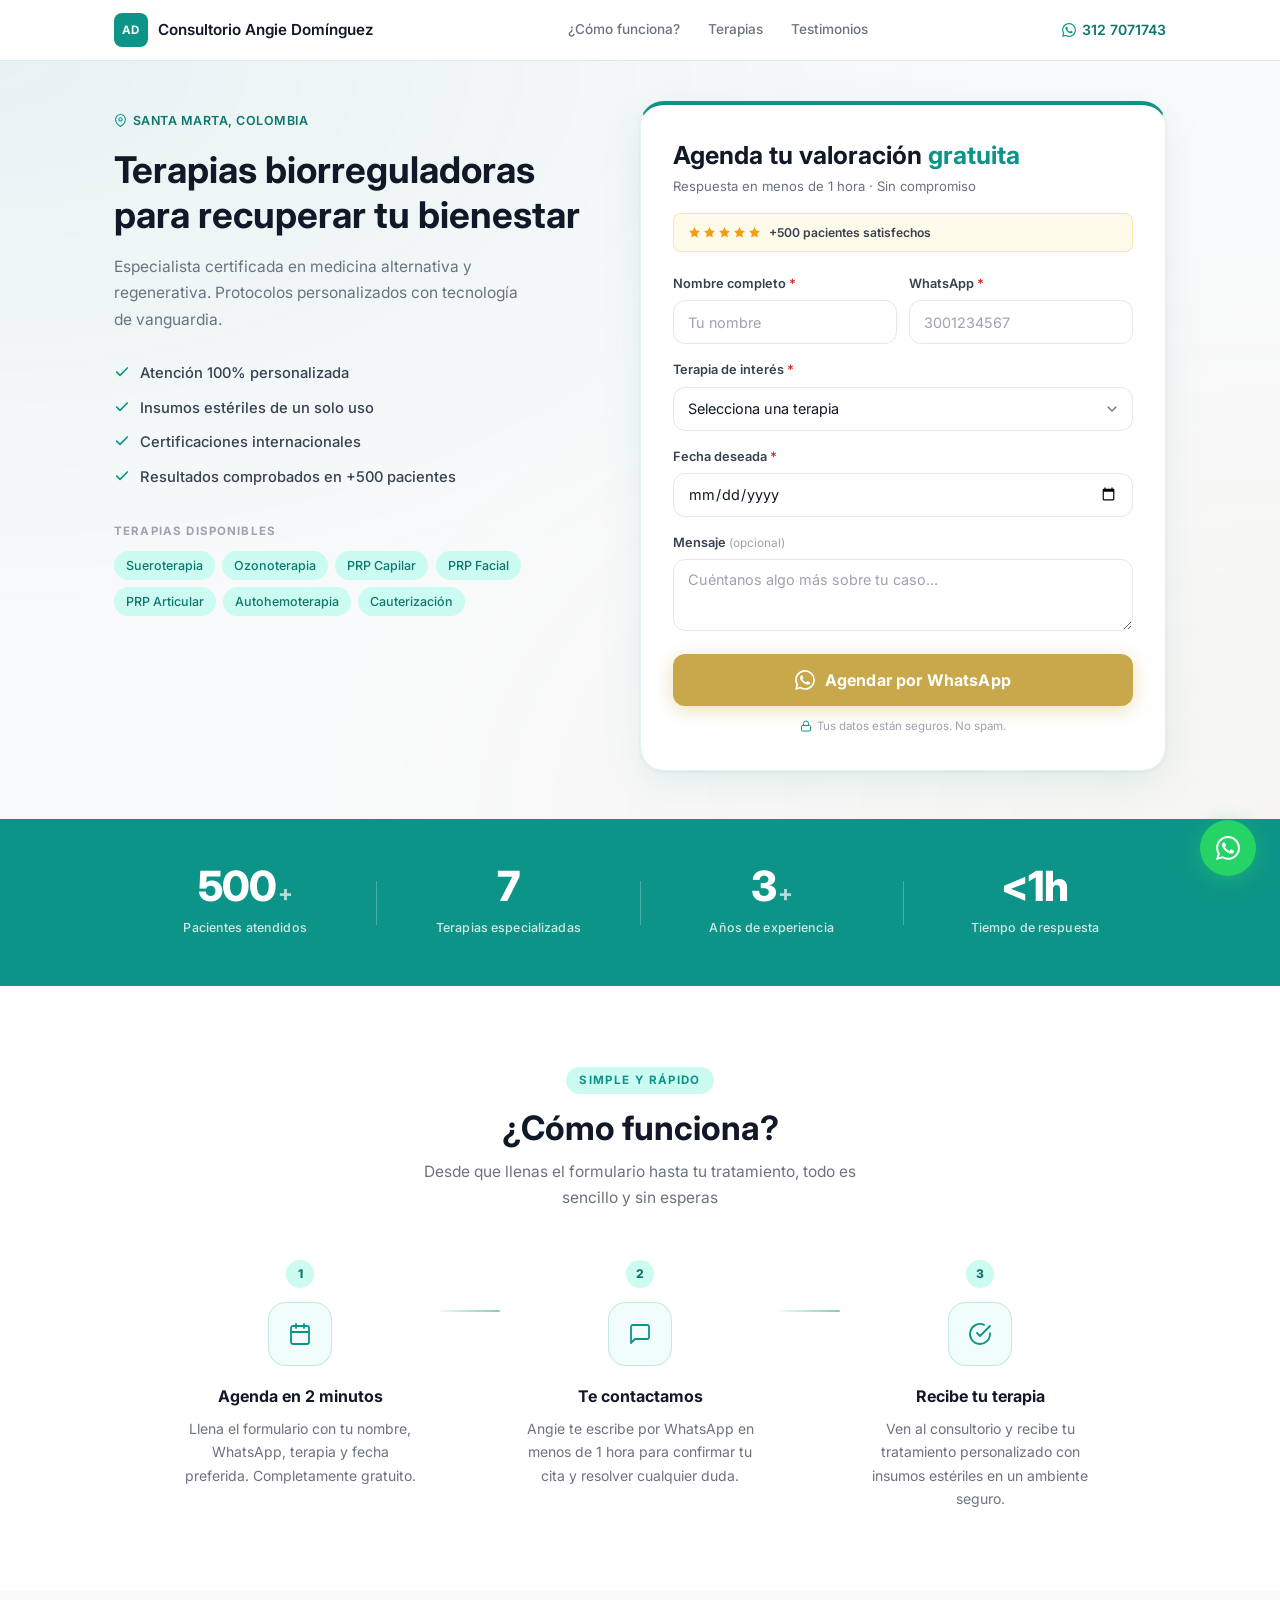
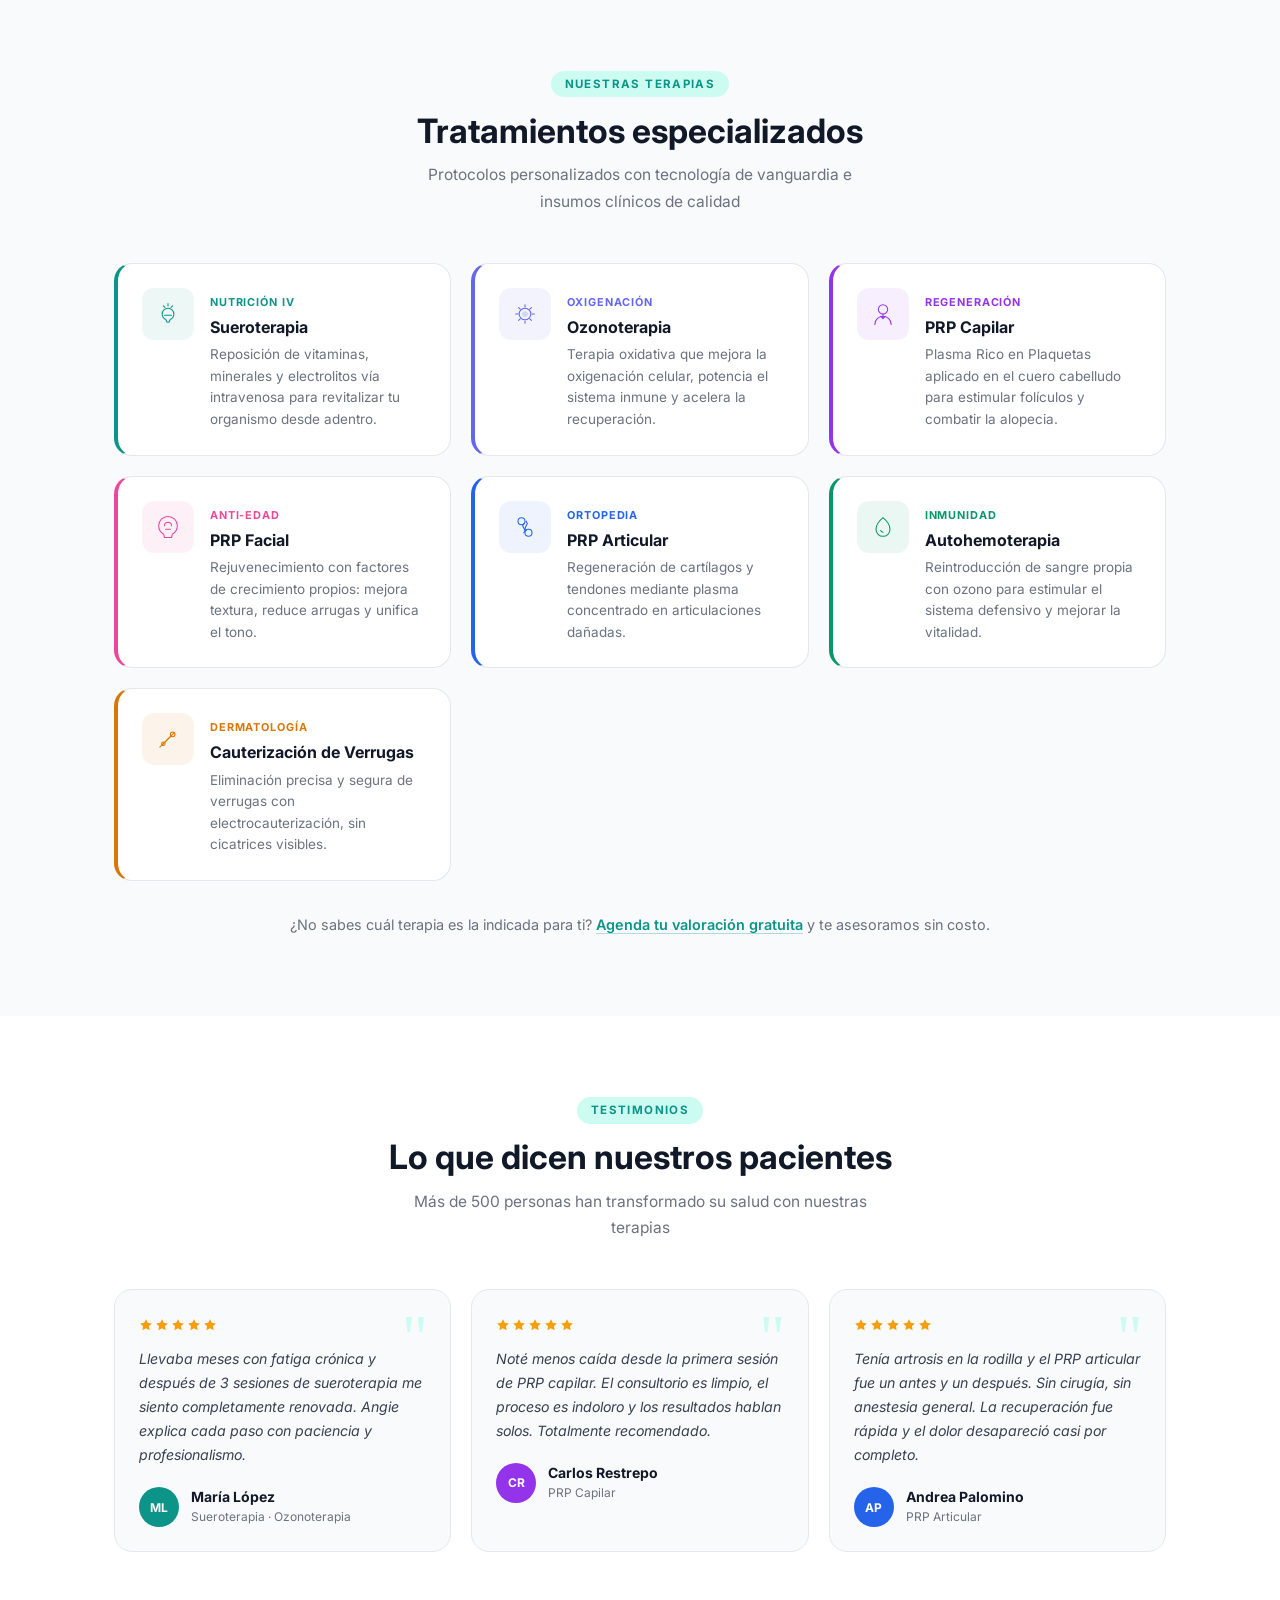
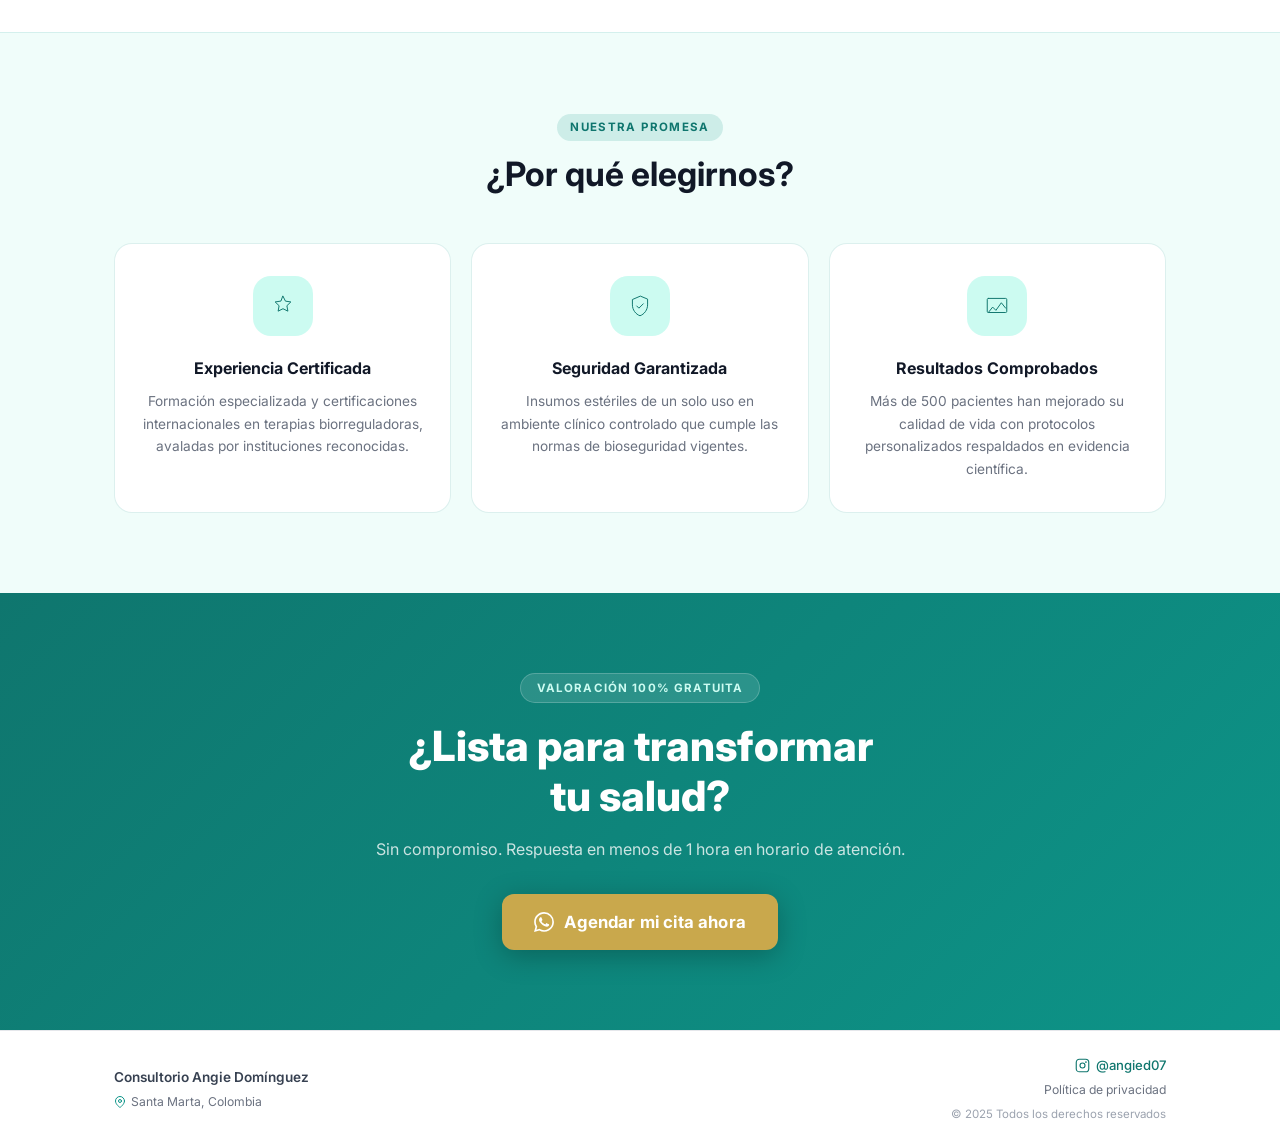
<file: index.html>
<!DOCTYPE html>
<html lang="es">

<head>
  <meta charset="UTF-8" />
  <meta name="viewport" content="width=device-width, initial-scale=1.0" />
  <meta name="description"
    content="Consultorio Angie Domínguez — Sueroterapia, Ozonoterapia, PRP y más en Santa Marta, Colombia. Agenda tu valoración gratuita hoy." />
  <title>Consultorio Angie Domínguez | Agenda tu Cita · Santa Marta</title>

  <link rel="icon" type="image/png" href="https://res.cloudinary.com/dxl97cptv/image/upload/v1778801550/Dise%C3%B1o_sin_t%C3%ADtulo_8_qp533o.png" />
  <link rel="apple-touch-icon" href="https://res.cloudinary.com/dxl97cptv/image/upload/v1778801550/Dise%C3%B1o_sin_t%C3%ADtulo_8_qp533o.png" />

  <link rel="preconnect" href="https://fonts.googleapis.com" />
  <link rel="preconnect" href="https://fonts.gstatic.com" crossorigin />
  <link
    href="https://fonts.googleapis.com/css2?family=Inter:wght@400;500;600;700;800&display=swap"
    rel="stylesheet" />

  <link rel="stylesheet" href="style.css" />
</head>

<body>

  <!-- ── HEADER ── -->
  <header class="header">
    <div class="container header-inner">
      <div class="brand">
        <div class="brand-mark" aria-hidden="true">AD</div>
        <span class="brand-name">Consultorio Angie Domínguez</span>
      </div>
      <nav class="header-nav" aria-label="Secciones">
        <a href="#proceso">¿Cómo funciona?</a>
        <a href="#terapias">Terapias</a>
        <a href="#testimonios">Testimonios</a>
      </nav>
      <a href="https://wa.me/573127071743?text=Hola%20Angie%20%F0%9F%91%8B%20Vi%20tu%20p%C3%A1gina%20web%20y%20me%20gustar%C3%ADa%20obtener%20m%C3%A1s%20informaci%C3%B3n%20sobre%20los%20tratamientos%20disponibles." class="header-tel" target="_blank" rel="noopener">
        <svg width="14" height="14" viewBox="0 0 24 24" fill="currentColor" aria-hidden="true">
          <path d="M17.472 14.382c-.297-.149-1.758-.867-2.03-.967-.273-.099-.471-.148-.67.15-.197.297-.767.966-.94 1.164-.173.199-.347.223-.644.075-.297-.15-1.255-.463-2.39-1.475-.883-.788-1.48-1.761-1.653-2.059-.173-.297-.018-.458.13-.606.134-.133.298-.347.446-.52.149-.174.198-.298.298-.497.099-.198.05-.371-.025-.52-.075-.149-.669-1.612-.916-2.207-.242-.579-.487-.5-.669-.51-.173-.008-.371-.01-.57-.01-.198 0-.52.074-.792.372-.272.297-1.04 1.016-1.04 2.479 0 1.462 1.065 2.875 1.213 3.074.149.198 2.096 3.2 5.077 4.487.709.306 1.262.489 1.694.625.712.227 1.36.195 1.871.118.571-.085 1.758-.719 2.006-1.413.248-.694.248-1.289.173-1.413-.074-.124-.272-.198-.57-.347m-5.421 7.403h-.004a9.87 9.87 0 01-5.031-1.378l-.361-.214-3.741.982.998-3.648-.235-.374a9.86 9.86 0 01-1.51-5.26c.001-5.45 4.436-9.884 9.888-9.884 2.64 0 5.122 1.03 6.988 2.898a9.825 9.825 0 012.893 6.994c-.003 5.45-4.437 9.884-9.885 9.884m8.413-18.297A11.815 11.815 0 0012.05 0C5.495 0 .16 5.335.157 11.892c0 2.096.547 4.142 1.588 5.945L.057 24l6.305-1.654a11.882 11.882 0 005.683 1.448h.005c6.554 0 11.89-5.335 11.893-11.893a11.821 11.821 0 00-3.48-8.413z"/>
        </svg>
        <span>312 7071743</span>
      </a>
    </div>
  </header>

  <!-- ── HERO ── -->
  <main class="hero" id="hero">
    <div class="container hero-inner">

      <!-- FORM — primero en mobile -->
      <div class="hero-form-col">
        <div class="form-card">

          <div class="form-header">
            <h1 class="form-heading">Agenda tu valoración <span class="form-heading-em">gratuita</span></h1>
            <p class="form-sub">Respuesta en menos de 1 hora · Sin compromiso</p>
          </div>

          <div class="form-trust">
            <span class="trust-stars" aria-label="5 estrellas">
              <svg width="13" height="13" viewBox="0 0 24 24" fill="#F59E0B"><polygon points="12 2 15.09 8.26 22 9.27 17 14.14 18.18 21.02 12 17.77 5.82 21.02 7 14.14 2 9.27 8.91 8.26 12 2"/></svg>
              <svg width="13" height="13" viewBox="0 0 24 24" fill="#F59E0B"><polygon points="12 2 15.09 8.26 22 9.27 17 14.14 18.18 21.02 12 17.77 5.82 21.02 7 14.14 2 9.27 8.91 8.26 12 2"/></svg>
              <svg width="13" height="13" viewBox="0 0 24 24" fill="#F59E0B"><polygon points="12 2 15.09 8.26 22 9.27 17 14.14 18.18 21.02 12 17.77 5.82 21.02 7 14.14 2 9.27 8.91 8.26 12 2"/></svg>
              <svg width="13" height="13" viewBox="0 0 24 24" fill="#F59E0B"><polygon points="12 2 15.09 8.26 22 9.27 17 14.14 18.18 21.02 12 17.77 5.82 21.02 7 14.14 2 9.27 8.91 8.26 12 2"/></svg>
              <svg width="13" height="13" viewBox="0 0 24 24" fill="#F59E0B"><polygon points="12 2 15.09 8.26 22 9.27 17 14.14 18.18 21.02 12 17.77 5.82 21.02 7 14.14 2 9.27 8.91 8.26 12 2"/></svg>
            </span>
            <span class="trust-text">+500 pacientes satisfechos</span>
          </div>

          <form id="agendamiento-form" novalidate>

            <div class="form-row-2">
              <div class="form-group">
                <label for="nombre">Nombre completo <span class="req" aria-hidden="true">*</span></label>
                <input type="text" id="nombre" name="nombre" placeholder="Tu nombre" required autocomplete="name" />
              </div>
              <div class="form-group">
                <label for="telefono">WhatsApp <span class="req" aria-hidden="true">*</span></label>
                <input type="tel" id="telefono" name="telefono" placeholder="3001234567" required autocomplete="tel" />
              </div>
            </div>

            <div class="form-group">
              <label for="terapia">Terapia de interés <span class="req" aria-hidden="true">*</span></label>
              <div class="select-wrap">
                <select id="terapia" name="terapia" required>
                  <option value="" disabled selected>Selecciona una terapia</option>
                  <option value="Sueroterapia">Sueroterapia</option>
                  <option value="Ozonoterapia">Ozonoterapia</option>
                  <option value="PRP Capilar">PRP Capilar</option>
                  <option value="PRP Facial">PRP Facial</option>
                  <option value="PRP Articular">PRP Articular</option>
                  <option value="Autohemoterapia">Autohemoterapia</option>
                  <option value="Cauterización de verrugas">Cauterización de verrugas</option>
                </select>
                <svg class="select-arrow" width="16" height="16" viewBox="0 0 24 24" fill="none"
                  stroke="currentColor" stroke-width="2" stroke-linecap="round" stroke-linejoin="round" aria-hidden="true">
                  <polyline points="6 9 12 15 18 9" />
                </svg>
              </div>
            </div>

            <div class="form-group">
              <label for="fecha">Fecha deseada <span class="req" aria-hidden="true">*</span></label>
              <input type="date" id="fecha" name="fecha" required />
            </div>

            <div class="form-group">
              <label for="mensaje">Mensaje <span class="opt">(opcional)</span></label>
              <textarea id="mensaje" name="mensaje" rows="2"
                placeholder="Cuéntanos algo más sobre tu caso..."></textarea>
            </div>

            <button type="submit" id="btn-agendar" class="btn-submit">
              <svg width="20" height="20" viewBox="0 0 24 24" fill="currentColor" aria-hidden="true">
                <path d="M17.472 14.382c-.297-.149-1.758-.867-2.03-.967-.273-.099-.471-.148-.67.15-.197.297-.767.966-.94 1.164-.173.199-.347.223-.644.075-.297-.15-1.255-.463-2.39-1.475-.883-.788-1.48-1.761-1.653-2.059-.173-.297-.018-.458.13-.606.134-.133.298-.347.446-.52.149-.174.198-.298.298-.497.099-.198.05-.371-.025-.52-.075-.149-.669-1.612-.916-2.207-.242-.579-.487-.5-.669-.51-.173-.008-.371-.01-.57-.01-.198 0-.52.074-.792.372-.272.297-1.04 1.016-1.04 2.479 0 1.462 1.065 2.875 1.213 3.074.149.198 2.096 3.2 5.077 4.487.709.306 1.262.489 1.694.625.712.227 1.36.195 1.871.118.571-.085 1.758-.719 2.006-1.413.248-.694.248-1.289.173-1.413-.074-.124-.272-.198-.57-.347m-5.421 7.403h-.004a9.87 9.87 0 01-5.031-1.378l-.361-.214-3.741.982.998-3.648-.235-.374a9.86 9.86 0 01-1.51-5.26c.001-5.45 4.436-9.884 9.888-9.884 2.64 0 5.122 1.03 6.988 2.898a9.825 9.825 0 012.893 6.994c-.003 5.45-4.437 9.884-9.885 9.884m8.413-18.297A11.815 11.815 0 0012.05 0C5.495 0 .16 5.335.157 11.892c0 2.096.547 4.142 1.588 5.945L.057 24l6.305-1.654a11.882 11.882 0 005.683 1.448h.005c6.554 0 11.89-5.335 11.893-11.893a11.821 11.821 0 00-3.48-8.413z" />
              </svg>
              Agendar por WhatsApp
            </button>

            <p class="form-privacy">
              <svg width="12" height="12" viewBox="0 0 24 24" fill="none" stroke="currentColor" stroke-width="2"
                stroke-linecap="round" stroke-linejoin="round" aria-hidden="true">
                <rect x="3" y="11" width="18" height="11" rx="2" ry="2" />
                <path d="M7 11V7a5 5 0 0 1 10 0v4" />
              </svg>
              Tus datos están seguros. No spam.
            </p>

          </form>
        </div>
      </div>

      <!-- COPY -->
      <div class="hero-copy-col">
        <p class="hero-location">
          <svg width="13" height="13" viewBox="0 0 24 24" fill="none" stroke="currentColor" stroke-width="2"
            stroke-linecap="round" stroke-linejoin="round" aria-hidden="true">
            <path d="M21 10c0 7-9 13-9 13s-9-6-9-13a9 9 0 0 1 18 0z" />
            <circle cx="12" cy="10" r="3" />
          </svg>
          Santa Marta, Colombia
        </p>

        <h2 class="hero-headline">
          Terapias biorreguladoras para recuperar tu bienestar
        </h2>

        <p class="hero-desc">
          Especialista certificada en medicina alternativa y regenerativa.
          Protocolos personalizados con tecnología de vanguardia.
        </p>

        <ul class="benefits-list">
          <li>
            <svg width="16" height="16" viewBox="0 0 24 24" fill="none" stroke="currentColor" stroke-width="2.5"
              stroke-linecap="round" stroke-linejoin="round" aria-hidden="true"><polyline points="20 6 9 17 4 12"/></svg>
            Atención 100% personalizada
          </li>
          <li>
            <svg width="16" height="16" viewBox="0 0 24 24" fill="none" stroke="currentColor" stroke-width="2.5"
              stroke-linecap="round" stroke-linejoin="round" aria-hidden="true"><polyline points="20 6 9 17 4 12"/></svg>
            Insumos estériles de un solo uso
          </li>
          <li>
            <svg width="16" height="16" viewBox="0 0 24 24" fill="none" stroke="currentColor" stroke-width="2.5"
              stroke-linecap="round" stroke-linejoin="round" aria-hidden="true"><polyline points="20 6 9 17 4 12"/></svg>
            Certificaciones internacionales
          </li>
          <li>
            <svg width="16" height="16" viewBox="0 0 24 24" fill="none" stroke="currentColor" stroke-width="2.5"
              stroke-linecap="round" stroke-linejoin="round" aria-hidden="true"><polyline points="20 6 9 17 4 12"/></svg>
            Resultados comprobados en +500 pacientes
          </li>
        </ul>

        <div class="terapias-label">Terapias disponibles</div>
        <div class="terapias-pills">
          <span>Sueroterapia</span>
          <span>Ozonoterapia</span>
          <span>PRP Capilar</span>
          <span>PRP Facial</span>
          <span>PRP Articular</span>
          <span>Autohemoterapia</span>
          <span>Cauterización</span>
        </div>
      </div>

    </div>
  </main>

  <!-- ── STATS BAND ── -->
  <section class="stats-band" aria-label="Nuestros números">
    <div class="container stats-inner">
      <div class="stat-item reveal">
        <div class="stat-val">
          <b class="stat-num" data-target="500">0</b><span class="stat-plus">+</span>
        </div>
        <span class="stat-lbl">Pacientes atendidos</span>
      </div>
      <div class="stat-sep" aria-hidden="true"></div>
      <div class="stat-item reveal delay-1">
        <div class="stat-val"><b class="stat-num">7</b></div>
        <span class="stat-lbl">Terapias especializadas</span>
      </div>
      <div class="stat-sep" aria-hidden="true"></div>
      <div class="stat-item reveal delay-2">
        <div class="stat-val">
          <b class="stat-num" data-target="3">0</b><span class="stat-plus">+</span>
        </div>
        <span class="stat-lbl">Años de experiencia</span>
      </div>
      <div class="stat-sep" aria-hidden="true"></div>
      <div class="stat-item reveal delay-3">
        <div class="stat-val"><b class="stat-num">&lt;1h</b></div>
        <span class="stat-lbl">Tiempo de respuesta</span>
      </div>
    </div>
  </section>

  <!-- ── CÓMO FUNCIONA ── -->
  <section class="section-process" id="proceso">
    <div class="container">
      <div class="section-head reveal">
        <span class="section-lbl">Simple y rápido</span>
        <h2 class="section-title">¿Cómo funciona?</h2>
        <p class="section-desc">Desde que llenas el formulario hasta tu tratamiento, todo es sencillo y sin esperas</p>
      </div>

      <div class="process-row">

        <div class="process-step reveal">
          <div class="step-num" aria-hidden="true">1</div>
          <div class="step-icon-wrap">
            <svg width="24" height="24" viewBox="0 0 24 24" fill="none" stroke="currentColor" stroke-width="1.8"
              stroke-linecap="round" stroke-linejoin="round" aria-hidden="true">
              <rect x="3" y="4" width="18" height="18" rx="2"/><line x1="16" y1="2" x2="16" y2="6"/>
              <line x1="8" y1="2" x2="8" y2="6"/><line x1="3" y1="10" x2="21" y2="10"/>
            </svg>
          </div>
          <h3>Agenda en 2 minutos</h3>
          <p>Llena el formulario con tu nombre, WhatsApp, terapia y fecha preferida. Completamente gratuito.</p>
        </div>

        <div class="step-connector" aria-hidden="true"></div>

        <div class="process-step reveal delay-1">
          <div class="step-num" aria-hidden="true">2</div>
          <div class="step-icon-wrap">
            <svg width="24" height="24" viewBox="0 0 24 24" fill="none" stroke="currentColor" stroke-width="1.8"
              stroke-linecap="round" stroke-linejoin="round" aria-hidden="true">
              <path d="M21 15a2 2 0 0 1-2 2H7l-4 4V5a2 2 0 0 1 2-2h14a2 2 0 0 1 2 2z"/>
            </svg>
          </div>
          <h3>Te contactamos</h3>
          <p>Angie te escribe por WhatsApp en menos de 1 hora para confirmar tu cita y resolver cualquier duda.</p>
        </div>

        <div class="step-connector" aria-hidden="true"></div>

        <div class="process-step reveal delay-2">
          <div class="step-num" aria-hidden="true">3</div>
          <div class="step-icon-wrap">
            <svg width="24" height="24" viewBox="0 0 24 24" fill="none" stroke="currentColor" stroke-width="1.8"
              stroke-linecap="round" stroke-linejoin="round" aria-hidden="true">
              <path d="M22 11.08V12a10 10 0 1 1-5.93-9.14"/>
              <polyline points="22 4 12 14.01 9 11.01"/>
            </svg>
          </div>
          <h3>Recibe tu terapia</h3>
          <p>Ven al consultorio y recibe tu tratamiento personalizado con insumos estériles en un ambiente seguro.</p>
        </div>

      </div>
    </div>
  </section>

  <!-- ── TERAPIAS ── -->
  <section class="section-terapias" id="terapias">
    <div class="container">
      <div class="section-head reveal">
        <span class="section-lbl">Nuestras terapias</span>
        <h2 class="section-title">Tratamientos especializados</h2>
        <p class="section-desc">Protocolos personalizados con tecnología de vanguardia e insumos clínicos de calidad</p>
      </div>

      <div class="terapias-grid">

        <div class="terapia-card reveal" style="--c:#0D9488;--cb:rgba(13,148,136,.08)">
          <div class="terapia-icon">
            <svg viewBox="0 0 48 48" fill="none" stroke="currentColor" stroke-width="1.8" stroke-linecap="round" stroke-linejoin="round">
              <path d="M24 6v4M16 10l2.8 2.8M32 10l-2.8 2.8"/>
              <path d="M24 14c-5.5 0-10 4.5-10 10 0 4.2 2.6 7.8 6.3 9.4L22 38h4l1.7-4.6C31.4 31.8 34 28.2 34 24c0-5.5-4.5-10-10-10z"/>
              <path d="M18 26h12"/>
            </svg>
          </div>
          <div class="terapia-body">
            <span class="terapia-tag">Nutrición IV</span>
            <h3>Sueroterapia</h3>
            <p>Reposición de vitaminas, minerales y electrolitos vía intravenosa para revitalizar tu organismo desde adentro.</p>
          </div>
        </div>

        <div class="terapia-card reveal delay-1" style="--c:#6366F1;--cb:rgba(99,102,241,.08)">
          <div class="terapia-icon">
            <svg viewBox="0 0 48 48" fill="none" stroke="currentColor" stroke-width="1.8" stroke-linecap="round" stroke-linejoin="round">
              <circle cx="24" cy="24" r="10"/>
              <path d="M24 8v4M24 36v4M8 24h4M36 24h4"/>
              <path d="M13 13l2.8 2.8M32.2 32.2l2.8 2.8M35 13l-2.8 2.8M15.8 32.2l-2.8 2.8"/>
              <circle cx="24" cy="24" r="4" fill="currentColor" opacity="0.2"/>
            </svg>
          </div>
          <div class="terapia-body">
            <span class="terapia-tag">Oxigenación</span>
            <h3>Ozonoterapia</h3>
            <p>Terapia oxidativa que mejora la oxigenación celular, potencia el sistema inmune y acelera la recuperación.</p>
          </div>
        </div>

        <div class="terapia-card reveal delay-2" style="--c:#9333EA;--cb:rgba(147,51,234,.08)">
          <div class="terapia-icon">
            <svg viewBox="0 0 48 48" fill="none" stroke="currentColor" stroke-width="1.8" stroke-linecap="round" stroke-linejoin="round">
              <circle cx="24" cy="16" r="8"/>
              <path d="M10 42c0-7.7 6.3-14 14-14s14 6.3 14 14"/>
              <path d="M24 24v6M20 28l4 4 4-4"/>
            </svg>
          </div>
          <div class="terapia-body">
            <span class="terapia-tag">Regeneración</span>
            <h3>PRP Capilar</h3>
            <p>Plasma Rico en Plaquetas aplicado en el cuero cabelludo para estimular folículos y combatir la alopecia.</p>
          </div>
        </div>

        <div class="terapia-card reveal" style="--c:#EC4899;--cb:rgba(236,72,153,.08)">
          <div class="terapia-icon">
            <svg viewBox="0 0 48 48" fill="none" stroke="currentColor" stroke-width="1.8" stroke-linecap="round" stroke-linejoin="round">
              <path d="M24 6C15.2 6 8 13.2 8 22c0 6.2 3.5 11.6 8.6 14.5L18 42h12l1.4-5.5C36.5 33.6 40 28.2 40 22c0-8.8-7.2-16-16-16z"/>
              <path d="M18 22c0-3.3 2.7-6 6-6s6 2.7 6 6"/>
              <path d="M20 28h8"/>
            </svg>
          </div>
          <div class="terapia-body">
            <span class="terapia-tag">Anti-edad</span>
            <h3>PRP Facial</h3>
            <p>Rejuvenecimiento con factores de crecimiento propios: mejora textura, reduce arrugas y unifica el tono.</p>
          </div>
        </div>

        <div class="terapia-card reveal delay-1" style="--c:#2563EB;--cb:rgba(37,99,235,.08)">
          <div class="terapia-icon">
            <svg viewBox="0 0 48 48" fill="none" stroke="currentColor" stroke-width="1.8" stroke-linecap="round" stroke-linejoin="round">
              <circle cx="18" cy="14" r="6"/>
              <circle cx="30" cy="34" r="6"/>
              <path d="M22 18l-2 4 4 8-2 4"/>
              <path d="M26 30l-2-4 4-8-2-4"/>
            </svg>
          </div>
          <div class="terapia-body">
            <span class="terapia-tag">Ortopedia</span>
            <h3>PRP Articular</h3>
            <p>Regeneración de cartílagos y tendones mediante plasma concentrado en articulaciones dañadas.</p>
          </div>
        </div>

        <div class="terapia-card reveal delay-2" style="--c:#059669;--cb:rgba(5,150,105,.08)">
          <div class="terapia-icon">
            <svg viewBox="0 0 48 48" fill="none" stroke="currentColor" stroke-width="1.8" stroke-linecap="round" stroke-linejoin="round">
              <path d="M24 8c0 0-12 10-12 20a12 12 0 0 0 24 0C36 18 24 8 24 8z"/>
              <path d="M20 30c1 2 2.5 3 4 3"/>
            </svg>
          </div>
          <div class="terapia-body">
            <span class="terapia-tag">Inmunidad</span>
            <h3>Autohemoterapia</h3>
            <p>Reintroducción de sangre propia con ozono para estimular el sistema defensivo y mejorar la vitalidad.</p>
          </div>
        </div>

        <div class="terapia-card reveal" style="--c:#D97706;--cb:rgba(217,119,6,.08)">
          <div class="terapia-icon">
            <svg viewBox="0 0 48 48" fill="none" stroke="currentColor" stroke-width="1.8" stroke-linecap="round" stroke-linejoin="round">
              <path d="M14 34l20-20"/>
              <circle cx="32" cy="16" r="4"/>
              <path d="M10 38l4-4"/>
              <path d="M28 20l-14 14"/>
              <circle cx="16" cy="32" r="3"/>
            </svg>
          </div>
          <div class="terapia-body">
            <span class="terapia-tag">Dermatología</span>
            <h3>Cauterización de Verrugas</h3>
            <p>Eliminación precisa y segura de verrugas con electrocauterización, sin cicatrices visibles.</p>
          </div>
        </div>

      </div>

      <p class="terapias-note reveal">
        ¿No sabes cuál terapia es la indicada para ti?
        <a href="#hero" class="scroll-to-form">Agenda tu valoración gratuita</a>
        y te asesoramos sin costo.
      </p>
    </div>
  </section>

  <!-- ── TESTIMONIOS ── -->
  <section class="section-testimonials" id="testimonios">
    <div class="container">
      <div class="section-head reveal">
        <span class="section-lbl">Testimonios</span>
        <h2 class="section-title">Lo que dicen nuestros pacientes</h2>
        <p class="section-desc">Más de 500 personas han transformado su salud con nuestras terapias</p>
      </div>

      <div class="testimonials-grid">

        <div class="test-card reveal">
          <div class="test-quote-mark" aria-hidden="true">"</div>
          <div class="test-stars" aria-label="5 estrellas">
            <svg width="14" height="14" viewBox="0 0 24 24" fill="#F59E0B"><polygon points="12 2 15.09 8.26 22 9.27 17 14.14 18.18 21.02 12 17.77 5.82 21.02 7 14.14 2 9.27 8.91 8.26 12 2"/></svg>
            <svg width="14" height="14" viewBox="0 0 24 24" fill="#F59E0B"><polygon points="12 2 15.09 8.26 22 9.27 17 14.14 18.18 21.02 12 17.77 5.82 21.02 7 14.14 2 9.27 8.91 8.26 12 2"/></svg>
            <svg width="14" height="14" viewBox="0 0 24 24" fill="#F59E0B"><polygon points="12 2 15.09 8.26 22 9.27 17 14.14 18.18 21.02 12 17.77 5.82 21.02 7 14.14 2 9.27 8.91 8.26 12 2"/></svg>
            <svg width="14" height="14" viewBox="0 0 24 24" fill="#F59E0B"><polygon points="12 2 15.09 8.26 22 9.27 17 14.14 18.18 21.02 12 17.77 5.82 21.02 7 14.14 2 9.27 8.91 8.26 12 2"/></svg>
            <svg width="14" height="14" viewBox="0 0 24 24" fill="#F59E0B"><polygon points="12 2 15.09 8.26 22 9.27 17 14.14 18.18 21.02 12 17.77 5.82 21.02 7 14.14 2 9.27 8.91 8.26 12 2"/></svg>
          </div>
          <p class="test-text">Llevaba meses con fatiga crónica y después de 3 sesiones de sueroterapia me siento completamente renovada. Angie explica cada paso con paciencia y profesionalismo.</p>
          <div class="test-author">
            <div class="test-avatar" style="--av:#0D9488">ML</div>
            <div>
              <p class="test-name">María López</p>
              <p class="test-therapy">Sueroterapia · Ozonoterapia</p>
            </div>
          </div>
        </div>

        <div class="test-card reveal delay-1">
          <div class="test-quote-mark" aria-hidden="true">"</div>
          <div class="test-stars" aria-label="5 estrellas">
            <svg width="14" height="14" viewBox="0 0 24 24" fill="#F59E0B"><polygon points="12 2 15.09 8.26 22 9.27 17 14.14 18.18 21.02 12 17.77 5.82 21.02 7 14.14 2 9.27 8.91 8.26 12 2"/></svg>
            <svg width="14" height="14" viewBox="0 0 24 24" fill="#F59E0B"><polygon points="12 2 15.09 8.26 22 9.27 17 14.14 18.18 21.02 12 17.77 5.82 21.02 7 14.14 2 9.27 8.91 8.26 12 2"/></svg>
            <svg width="14" height="14" viewBox="0 0 24 24" fill="#F59E0B"><polygon points="12 2 15.09 8.26 22 9.27 17 14.14 18.18 21.02 12 17.77 5.82 21.02 7 14.14 2 9.27 8.91 8.26 12 2"/></svg>
            <svg width="14" height="14" viewBox="0 0 24 24" fill="#F59E0B"><polygon points="12 2 15.09 8.26 22 9.27 17 14.14 18.18 21.02 12 17.77 5.82 21.02 7 14.14 2 9.27 8.91 8.26 12 2"/></svg>
            <svg width="14" height="14" viewBox="0 0 24 24" fill="#F59E0B"><polygon points="12 2 15.09 8.26 22 9.27 17 14.14 18.18 21.02 12 17.77 5.82 21.02 7 14.14 2 9.27 8.91 8.26 12 2"/></svg>
          </div>
          <p class="test-text">Noté menos caída desde la primera sesión de PRP capilar. El consultorio es limpio, el proceso es indoloro y los resultados hablan solos. Totalmente recomendado.</p>
          <div class="test-author">
            <div class="test-avatar" style="--av:#9333EA">CR</div>
            <div>
              <p class="test-name">Carlos Restrepo</p>
              <p class="test-therapy">PRP Capilar</p>
            </div>
          </div>
        </div>

        <div class="test-card reveal delay-2">
          <div class="test-quote-mark" aria-hidden="true">"</div>
          <div class="test-stars" aria-label="5 estrellas">
            <svg width="14" height="14" viewBox="0 0 24 24" fill="#F59E0B"><polygon points="12 2 15.09 8.26 22 9.27 17 14.14 18.18 21.02 12 17.77 5.82 21.02 7 14.14 2 9.27 8.91 8.26 12 2"/></svg>
            <svg width="14" height="14" viewBox="0 0 24 24" fill="#F59E0B"><polygon points="12 2 15.09 8.26 22 9.27 17 14.14 18.18 21.02 12 17.77 5.82 21.02 7 14.14 2 9.27 8.91 8.26 12 2"/></svg>
            <svg width="14" height="14" viewBox="0 0 24 24" fill="#F59E0B"><polygon points="12 2 15.09 8.26 22 9.27 17 14.14 18.18 21.02 12 17.77 5.82 21.02 7 14.14 2 9.27 8.91 8.26 12 2"/></svg>
            <svg width="14" height="14" viewBox="0 0 24 24" fill="#F59E0B"><polygon points="12 2 15.09 8.26 22 9.27 17 14.14 18.18 21.02 12 17.77 5.82 21.02 7 14.14 2 9.27 8.91 8.26 12 2"/></svg>
            <svg width="14" height="14" viewBox="0 0 24 24" fill="#F59E0B"><polygon points="12 2 15.09 8.26 22 9.27 17 14.14 18.18 21.02 12 17.77 5.82 21.02 7 14.14 2 9.27 8.91 8.26 12 2"/></svg>
          </div>
          <p class="test-text">Tenía artrosis en la rodilla y el PRP articular fue un antes y un después. Sin cirugía, sin anestesia general. La recuperación fue rápida y el dolor desapareció casi por completo.</p>
          <div class="test-author">
            <div class="test-avatar" style="--av:#2563EB">AP</div>
            <div>
              <p class="test-name">Andrea Palomino</p>
              <p class="test-therapy">PRP Articular</p>
            </div>
          </div>
        </div>

      </div>
    </div>
  </section>

  <!-- ── POR QUÉ ELEGIRNOS ── -->
  <section class="section-why">
    <div class="container">
      <div class="section-head reveal">
        <span class="section-lbl why-lbl">Nuestra promesa</span>
        <h2 class="section-title why-title">¿Por qué elegirnos?</h2>
      </div>

      <div class="why-grid">

        <div class="why-card reveal">
          <div class="why-icon-box">
            <svg width="26" height="26" viewBox="0 0 48 48" fill="none" stroke="currentColor" stroke-width="1.8"
              stroke-linecap="round" stroke-linejoin="round">
              <path d="M24 6l4.5 9 10 1.5-7.3 7 1.8 10L24 29l-9 4.5 1.8-10L9.5 16.5l10-1.5z"/>
            </svg>
          </div>
          <h3>Experiencia Certificada</h3>
          <p>Formación especializada y certificaciones internacionales en terapias biorreguladoras, avaladas por instituciones reconocidas.</p>
        </div>

        <div class="why-card reveal delay-1">
          <div class="why-icon-box">
            <svg width="26" height="26" viewBox="0 0 48 48" fill="none" stroke="currentColor" stroke-width="1.8"
              stroke-linecap="round" stroke-linejoin="round">
              <path d="M24 6l-14 6v10c0 9 6.2 17.4 14 20 7.8-2.6 14-11 14-20V12z"/>
              <path d="M18 24l4 4 8-8"/>
            </svg>
          </div>
          <h3>Seguridad Garantizada</h3>
          <p>Insumos estériles de un solo uso en ambiente clínico controlado que cumple las normas de bioseguridad vigentes.</p>
        </div>

        <div class="why-card reveal delay-2">
          <div class="why-icon-box">
            <svg width="26" height="26" viewBox="0 0 48 48" fill="none" stroke="currentColor" stroke-width="1.8"
              stroke-linecap="round" stroke-linejoin="round">
              <path d="M8 36l8-10 6 6 10-14 8 10"/>
              <rect x="6" y="10" width="36" height="26" rx="2"/>
            </svg>
          </div>
          <h3>Resultados Comprobados</h3>
          <p>Más de 500 pacientes han mejorado su calidad de vida con protocolos personalizados respaldados en evidencia científica.</p>
        </div>

      </div>
    </div>
  </section>

  <!-- ── CTA FINAL ── -->
  <section class="section-cta-final">
    <div class="container">
      <div class="cta-final-inner reveal">
        <span class="cta-badge">Valoración 100% gratuita</span>
        <h2>¿Lista para transformar<br>tu salud?</h2>
        <p>Sin compromiso. Respuesta en menos de 1 hora en horario de atención.</p>
        <a href="#hero" class="btn-cta-final scroll-to-form">
          <svg width="20" height="20" viewBox="0 0 24 24" fill="currentColor" aria-hidden="true">
            <path d="M17.472 14.382c-.297-.149-1.758-.867-2.03-.967-.273-.099-.471-.148-.67.15-.197.297-.767.966-.94 1.164-.173.199-.347.223-.644.075-.297-.15-1.255-.463-2.39-1.475-.883-.788-1.48-1.761-1.653-2.059-.173-.297-.018-.458.13-.606.134-.133.298-.347.446-.52.149-.174.198-.298.298-.497.099-.198.05-.371-.025-.52-.075-.149-.669-1.612-.916-2.207-.242-.579-.487-.5-.669-.51-.173-.008-.371-.01-.57-.01-.198 0-.52.074-.792.372-.272.297-1.04 1.016-1.04 2.479 0 1.462 1.065 2.875 1.213 3.074.149.198 2.096 3.2 5.077 4.487.709.306 1.262.489 1.694.625.712.227 1.36.195 1.871.118.571-.085 1.758-.719 2.006-1.413.248-.694.248-1.289.173-1.413-.074-.124-.272-.198-.57-.347m-5.421 7.403h-.004a9.87 9.87 0 01-5.031-1.378l-.361-.214-3.741.982.998-3.648-.235-.374a9.86 9.86 0 01-1.51-5.26c.001-5.45 4.436-9.884 9.888-9.884 2.64 0 5.122 1.03 6.988 2.898a9.825 9.825 0 012.893 6.994c-.003 5.45-4.437 9.884-9.885 9.884m8.413-18.297A11.815 11.815 0 0012.05 0C5.495 0 .16 5.335.157 11.892c0 2.096.547 4.142 1.588 5.945L.057 24l6.305-1.654a11.882 11.882 0 005.683 1.448h.005c6.554 0 11.89-5.335 11.893-11.893a11.821 11.821 0 00-3.48-8.413z"/>
          </svg>
          Agendar mi cita ahora
        </a>
      </div>
    </div>
  </section>

  <!-- ── FOOTER ── -->
  <footer class="footer">
    <div class="container footer-inner">
      <div class="footer-left">
        <span class="footer-name">Consultorio Angie Domínguez</span>
        <span class="footer-loc">
          <svg width="12" height="12" viewBox="0 0 24 24" fill="none" stroke="currentColor" stroke-width="2"
            stroke-linecap="round" stroke-linejoin="round" aria-hidden="true">
            <path d="M21 10c0 7-9 13-9 13s-9-6-9-13a9 9 0 0 1 18 0z"/><circle cx="12" cy="10" r="3"/>
          </svg>
          Santa Marta, Colombia
        </span>
      </div>
      <div class="footer-right">
        <a href="https://www.instagram.com/angied07/" target="_blank" rel="noopener" class="footer-ig">
          <svg width="15" height="15" viewBox="0 0 24 24" fill="none" stroke="currentColor" stroke-width="1.8"
            stroke-linecap="round" stroke-linejoin="round" aria-hidden="true">
            <rect x="2" y="2" width="20" height="20" rx="5" ry="5"/>
            <circle cx="12" cy="12" r="4"/>
            <circle cx="17.5" cy="6.5" r="0.5" fill="currentColor"/>
          </svg>
          @angied07
        </a>
        <a href="privacidad.html" class="footer-privacy">Política de privacidad</a>
        <span class="footer-copy">© 2025 Todos los derechos reservados</span>
      </div>
    </div>
  </footer>

  <!-- FLOATING WHATSAPP -->
  <a href="https://wa.me/573127071743?text=Hola%20Angie%20%F0%9F%91%8B%20Vi%20tu%20p%C3%A1gina%20web%20y%20me%20gustar%C3%ADa%20obtener%20m%C3%A1s%20informaci%C3%B3n%20sobre%20los%20tratamientos%20disponibles." class="fab-wa" target="_blank" rel="noopener"
    aria-label="Escríbenos por WhatsApp">
    <svg width="24" height="24" viewBox="0 0 24 24" fill="currentColor" aria-hidden="true">
      <path d="M17.472 14.382c-.297-.149-1.758-.867-2.03-.967-.273-.099-.471-.148-.67.15-.197.297-.767.966-.94 1.164-.173.199-.347.223-.644.075-.297-.15-1.255-.463-2.39-1.475-.883-.788-1.48-1.761-1.653-2.059-.173-.297-.018-.458.13-.606.134-.133.298-.347.446-.52.149-.174.198-.298.298-.497.099-.198.05-.371-.025-.52-.075-.149-.669-1.612-.916-2.207-.242-.579-.487-.5-.669-.51-.173-.008-.371-.01-.57-.01-.198 0-.52.074-.792.372-.272.297-1.04 1.016-1.04 2.479 0 1.462 1.065 2.875 1.213 3.074.149.198 2.096 3.2 5.077 4.487.709.306 1.262.489 1.694.625.712.227 1.36.195 1.871.118.571-.085 1.758-.719 2.006-1.413.248-.694.248-1.289.173-1.413-.074-.124-.272-.198-.57-.347m-5.421 7.403h-.004a9.87 9.87 0 01-5.031-1.378l-.361-.214-3.741.982.998-3.648-.235-.374a9.86 9.86 0 01-1.51-5.26c.001-5.45 4.436-9.884 9.888-9.884 2.64 0 5.122 1.03 6.988 2.898a9.825 9.825 0 012.893 6.994c-.003 5.45-4.437 9.884-9.885 9.884m8.413-18.297A11.815 11.815 0 0012.05 0C5.495 0 .16 5.335.157 11.892c0 2.096.547 4.142 1.588 5.945L.057 24l6.305-1.654a11.882 11.882 0 005.683 1.448h.005c6.554 0 11.89-5.335 11.893-11.893a11.821 11.821 0 00-3.48-8.413z"/>
    </svg>
  </a>

  <script src="script.js"></script>
</body>

</html>
</file>
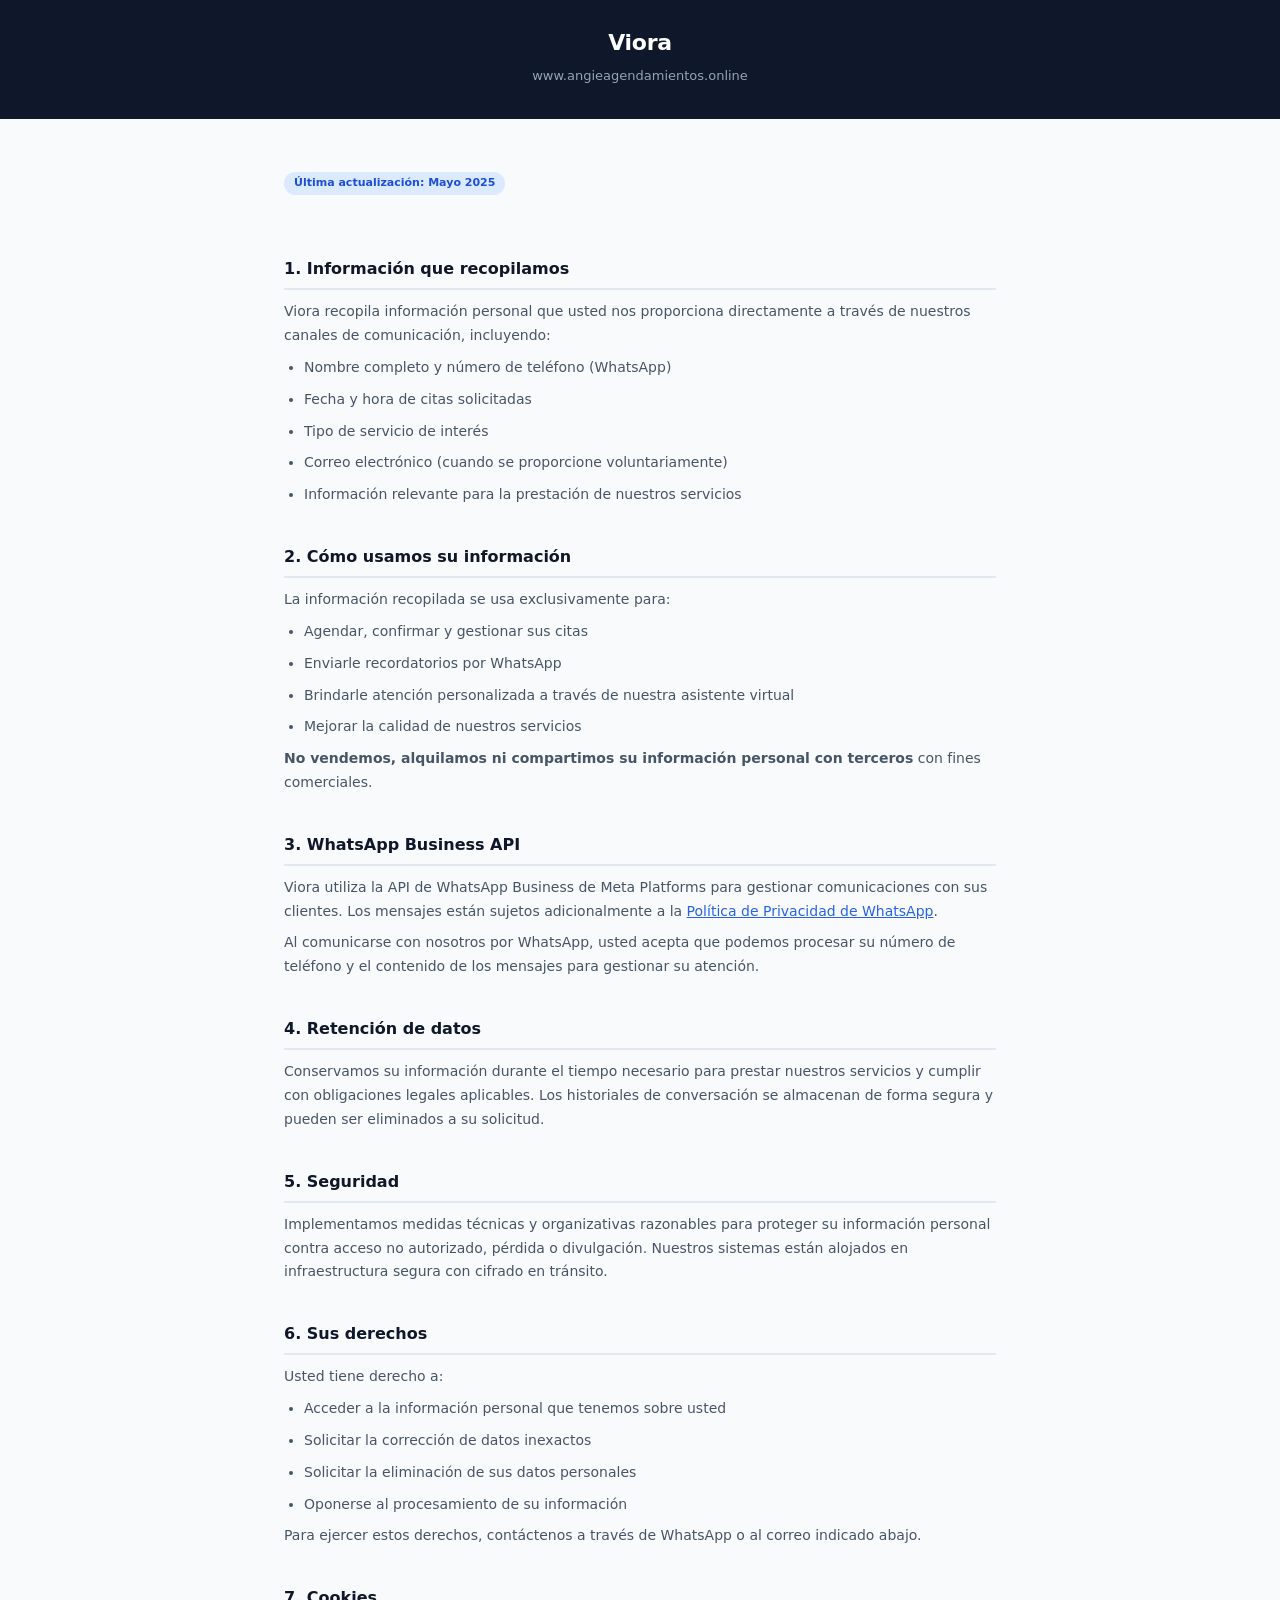
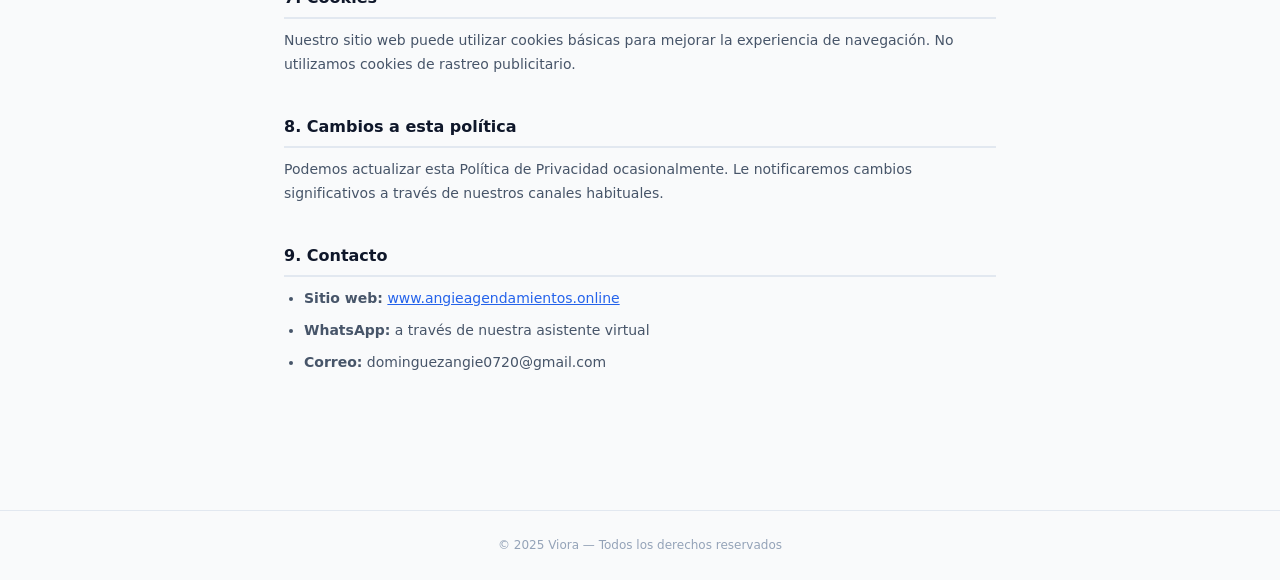
<file: privacidad.html>
<!DOCTYPE html>
<html lang="es">
<head>
  <meta charset="UTF-8" />
  <meta name="viewport" content="width=device-width, initial-scale=1.0"/>
  <title>Política de Privacidad — Viora</title>
  <style>
    * { box-sizing: border-box; margin: 0; padding: 0; }
    body {
      font-family: 'Segoe UI', system-ui, sans-serif;
      background: #f9fafb;
      color: #1e293b;
      line-height: 1.7;
    }
    header {
      background: #0f172a;
      color: white;
      padding: 24px 0;
      text-align: center;
    }
    header h1 { font-size: 22px; font-weight: 700; letter-spacing: -0.3px; }
    header p  { font-size: 13px; color: #94a3b8; margin-top: 4px; }
    main {
      max-width: 760px;
      margin: 48px auto;
      padding: 0 24px 80px;
    }
    h2 {
      font-size: 16px;
      font-weight: 700;
      color: #0f172a;
      margin: 36px 0 10px;
      padding-bottom: 6px;
      border-bottom: 2px solid #e2e8f0;
    }
    p, li { font-size: 14px; color: #475569; margin-bottom: 8px; }
    ul { padding-left: 20px; margin-bottom: 8px; }
    a { color: #2563eb; }
    .badge {
      display: inline-block;
      background: #dbeafe;
      color: #1d4ed8;
      font-size: 11px;
      font-weight: 600;
      padding: 2px 10px;
      border-radius: 20px;
      margin-bottom: 24px;
    }
    footer {
      text-align: center;
      font-size: 12px;
      color: #94a3b8;
      padding: 24px;
      border-top: 1px solid #e2e8f0;
    }
  </style>
</head>
<body>

<header>
  <h1>Viora</h1>
  <p>www.angieagendamientos.online</p>
</header>

<main>
  <span class="badge">Última actualización: Mayo 2025</span>

  <h2>1. Información que recopilamos</h2>
  <p>Viora recopila información personal que usted nos proporciona directamente a través de nuestros canales de comunicación, incluyendo:</p>
  <ul>
    <li>Nombre completo y número de teléfono (WhatsApp)</li>
    <li>Fecha y hora de citas solicitadas</li>
    <li>Tipo de servicio de interés</li>
    <li>Correo electrónico (cuando se proporcione voluntariamente)</li>
    <li>Información relevante para la prestación de nuestros servicios</li>
  </ul>

  <h2>2. Cómo usamos su información</h2>
  <p>La información recopilada se usa exclusivamente para:</p>
  <ul>
    <li>Agendar, confirmar y gestionar sus citas</li>
    <li>Enviarle recordatorios por WhatsApp</li>
    <li>Brindarle atención personalizada a través de nuestra asistente virtual</li>
    <li>Mejorar la calidad de nuestros servicios</li>
  </ul>
  <p><strong>No vendemos, alquilamos ni compartimos su información personal con terceros</strong> con fines comerciales.</p>

  <h2>3. WhatsApp Business API</h2>
  <p>Viora utiliza la API de WhatsApp Business de Meta Platforms para gestionar comunicaciones con sus clientes. Los mensajes están sujetos adicionalmente a la <a href="https://www.whatsapp.com/legal/privacy-policy" target="_blank">Política de Privacidad de WhatsApp</a>.</p>
  <p>Al comunicarse con nosotros por WhatsApp, usted acepta que podemos procesar su número de teléfono y el contenido de los mensajes para gestionar su atención.</p>

  <h2>4. Retención de datos</h2>
  <p>Conservamos su información durante el tiempo necesario para prestar nuestros servicios y cumplir con obligaciones legales aplicables. Los historiales de conversación se almacenan de forma segura y pueden ser eliminados a su solicitud.</p>

  <h2>5. Seguridad</h2>
  <p>Implementamos medidas técnicas y organizativas razonables para proteger su información personal contra acceso no autorizado, pérdida o divulgación. Nuestros sistemas están alojados en infraestructura segura con cifrado en tránsito.</p>

  <h2>6. Sus derechos</h2>
  <p>Usted tiene derecho a:</p>
  <ul>
    <li>Acceder a la información personal que tenemos sobre usted</li>
    <li>Solicitar la corrección de datos inexactos</li>
    <li>Solicitar la eliminación de sus datos personales</li>
    <li>Oponerse al procesamiento de su información</li>
  </ul>
  <p>Para ejercer estos derechos, contáctenos a través de WhatsApp o al correo indicado abajo.</p>

  <h2>7. Cookies</h2>
  <p>Nuestro sitio web puede utilizar cookies básicas para mejorar la experiencia de navegación. No utilizamos cookies de rastreo publicitario.</p>

  <h2>8. Cambios a esta política</h2>
  <p>Podemos actualizar esta Política de Privacidad ocasionalmente. Le notificaremos cambios significativos a través de nuestros canales habituales.</p>

  <h2>9. Contacto</h2>
  <ul>
    <li><strong>Sitio web:</strong> <a href="https://www.angieagendamientos.online">www.angieagendamientos.online</a></li>
    <li><strong>WhatsApp:</strong> a través de nuestra asistente virtual</li>
    <li><strong>Correo:</strong> dominguezangie0720@gmail.com</li>
  </ul>
</main>

<footer>
  &copy; 2025 Viora — Todos los derechos reservados
</footer>

</body>
</html>
</file>
<file: style.css>
/* ============================================
   TOKENS
   ============================================ */
:root {
  --teal:       #0D9488;
  --teal-dark:  #0F766E;
  --teal-light: #CCFBF1;
  --teal-bg:    #F0FDFA;
  --gold:       #C9A84C;
  --gold-hover: #B8962E;

  --text:       #111827;
  --text-mid:   #374151;
  --text-soft:  #6B7280;
  --text-xsoft: #9CA3AF;

  --border:     #E5E7EB;
  --border-focus: #0D9488;
  --surface:    #FFFFFF;
  --bg:         #F9FAFB;

  --error:      #DC2626;
  --error-bg:   #FEF2F2;
  --ok:         #059669;

  --ff: 'Inter', system-ui, -apple-system, sans-serif;

  --r-sm: 8px;
  --r-md: 12px;
  --r-lg: 18px;
  --r-xl: 24px;

  --shadow-card: 0 1px 4px rgba(0,0,0,.06), 0 12px 40px rgba(13,148,136,.10);
  --shadow-btn:  0 4px 20px rgba(201,168,76,.38);

  --t: .2s ease;
}

/* ============================================
   RESET & BASE
   ============================================ */
*, *::before, *::after { box-sizing: border-box; margin: 0; padding: 0; }

html {
  scroll-behavior: smooth;
  font-size: 16px;
}

body {
  font-family: var(--ff);
  background: var(--bg);
  color: var(--text);
  line-height: 1.6;
  -webkit-font-smoothing: antialiased;
  min-height: 100dvh;
  display: flex;
  flex-direction: column;
}

img, svg { display: block; }
a { color: inherit; text-decoration: none; }
button { font-family: var(--ff); cursor: pointer; }

/* ============================================
   CONTAINER
   ============================================ */
.container {
  width: 100%;
  max-width: 1100px;
  margin: 0 auto;
  padding: 0 1.5rem;
}

/* ============================================
   HEADER
   ============================================ */
.header {
  background: var(--surface);
  border-bottom: 1px solid var(--border);
  position: sticky;
  top: 0;
  z-index: 50;
}

.header-inner {
  display: flex;
  align-items: center;
  justify-content: space-between;
  height: 60px;
}

.brand {
  display: flex;
  align-items: center;
  gap: 0.6rem;
}

.brand-mark {
  width: 34px;
  height: 34px;
  background: var(--teal);
  color: #fff;
  border-radius: var(--r-sm);
  display: flex;
  align-items: center;
  justify-content: center;
  font-size: 0.72rem;
  font-weight: 700;
  letter-spacing: 0.02em;
  flex-shrink: 0;
}

.brand-name {
  font-size: 0.95rem;
  font-weight: 600;
  color: var(--text);
  white-space: nowrap;
}

/* Nav links */
.header-nav {
  display: flex;
  align-items: center;
  gap: 1.75rem;
}

.header-nav a {
  font-size: 0.85rem;
  font-weight: 500;
  color: var(--text-soft);
  transition: color var(--t);
  white-space: nowrap;
}
.header-nav a:hover { color: var(--teal); }

.header-tel {
  display: flex;
  align-items: center;
  gap: 0.4rem;
  font-size: 0.88rem;
  font-weight: 600;
  color: var(--teal-dark);
  transition: color var(--t);
}
.header-tel:hover { color: var(--teal); }
.header-tel svg   { color: var(--teal); }

/* ============================================
   SCROLL REVEAL
   ============================================ */
.reveal {
  opacity: 0;
  transform: translateY(24px);
  transition: opacity .55s ease, transform .55s ease;
}
.reveal.visible {
  opacity: 1;
  transform: translateY(0);
}
.delay-1 { transition-delay: .12s; }
.delay-2 { transition-delay: .24s; }
.delay-3 { transition-delay: .36s; }

/* ============================================
   SECTION SHARED
   ============================================ */
.section-head {
  text-align: center;
  margin-bottom: 3rem;
}

.section-lbl {
  display: inline-block;
  font-size: 0.72rem;
  font-weight: 700;
  letter-spacing: 0.12em;
  text-transform: uppercase;
  color: var(--teal);
  background: var(--teal-light);
  border-radius: 99px;
  padding: 0.25rem 0.85rem;
  margin-bottom: 0.8rem;
}

.section-title {
  font-size: clamp(1.5rem, 3vw, 2.1rem);
  font-weight: 700;
  color: var(--text);
  line-height: 1.25;
  margin-bottom: 0.65rem;
}

.section-desc {
  font-size: 0.97rem;
  color: var(--text-soft);
  max-width: 480px;
  margin: 0 auto;
  line-height: 1.7;
}

/* ============================================
   HERO
   ============================================ */
.hero {
  flex: 1;
  padding: 2.5rem 0 3rem;
  background:
    radial-gradient(ellipse at 0% 0%, rgba(13,148,136,.07) 0%, transparent 55%),
    radial-gradient(ellipse at 100% 100%, rgba(201,168,76,.05) 0%, transparent 55%),
    var(--bg);
}

.hero-inner {
  display: grid;
  grid-template-columns: 1fr 1.1fr;
  gap: 3rem;
  align-items: start;
}

/* ---- FORM COLUMN ---- */
.hero-form-col {
  order: 2;
}

.form-card {
  background: var(--surface);
  border-radius: var(--r-xl);
  box-shadow: var(--shadow-card);
  padding: 2.2rem 2rem;
  border: 1px solid rgba(13,148,136,.12);
  border-top: 4px solid var(--teal);
  position: sticky;
  top: 80px;
}

.form-header {
  margin-bottom: 1rem;
}

.form-heading {
  font-size: clamp(1.25rem, 2.2vw, 1.55rem);
  font-weight: 700;
  color: var(--text);
  line-height: 1.25;
}

.form-heading-em {
  color: var(--teal);
}

.form-sub {
  font-size: 0.82rem;
  color: var(--text-soft);
  margin-top: 0.3rem;
}

/* Trust row */
.form-trust {
  display: flex;
  align-items: center;
  gap: 0.5rem;
  padding: 0.55rem 0.85rem;
  background: #FFFBEB;
  border: 1px solid rgba(245,158,11,.25);
  border-radius: var(--r-sm);
  margin-bottom: 1.4rem;
}

.trust-stars { display: flex; gap: 2px; }

.trust-text {
  font-size: 0.76rem;
  font-weight: 600;
  color: var(--text-mid);
}

/* Form fields */
.form-row-2 {
  display: grid;
  grid-template-columns: 1fr 1fr;
  gap: 0.75rem;
}

.form-group {
  margin-bottom: 1rem;
}

.form-group label {
  display: block;
  font-size: 0.8rem;
  font-weight: 600;
  color: var(--text-mid);
  margin-bottom: 0.35rem;
}

.req  { color: var(--error); }
.opt  { color: var(--text-xsoft); font-weight: 400; font-size: 0.74rem; }

.form-group input,
.form-group textarea {
  width: 100%;
  padding: 0.7rem 0.9rem;
  border: 1.5px solid var(--border);
  border-radius: var(--r-md);
  font-family: var(--ff);
  font-size: 0.9rem;
  color: var(--text);
  background: var(--surface);
  outline: none;
  transition: border-color var(--t), box-shadow var(--t), background var(--t);
  min-height: 44px;
  -webkit-appearance: none;
  appearance: none;
}

/* Select wrapper */
.select-wrap {
  position: relative;
}

.select-wrap select {
  width: 100%;
  padding: 0.7rem 2.4rem 0.7rem 0.9rem;
  border: 1.5px solid var(--border);
  border-radius: var(--r-md);
  font-family: var(--ff);
  font-size: 0.9rem;
  color: var(--text);
  background: var(--surface);
  outline: none;
  transition: border-color var(--t), box-shadow var(--t);
  min-height: 44px;
  -webkit-appearance: none;
  appearance: none;
  cursor: pointer;
}

.select-arrow {
  position: absolute;
  right: 0.8rem;
  top: 50%;
  transform: translateY(-50%);
  color: var(--text-soft);
  pointer-events: none;
}

.form-group input:focus,
.select-wrap select:focus,
.form-group textarea:focus {
  border-color: var(--border-focus);
  box-shadow: 0 0 0 3px rgba(13,148,136,.12);
  background: var(--teal-bg);
}

@media (hover: hover) {
  .form-group input:hover,
  .select-wrap select:hover,
  .form-group textarea:hover {
    border-color: #9CA3AF;
  }
}

.form-group input::placeholder,
.form-group textarea::placeholder { color: var(--text-xsoft); }

.form-group textarea {
  resize: vertical;
  min-height: 72px;
}

/* Submit button */
.btn-submit {
  display: flex;
  align-items: center;
  justify-content: center;
  gap: 0.6rem;
  width: 100%;
  height: 52px;
  background: var(--gold);
  color: #fff;
  border: none;
  border-radius: var(--r-md);
  font-size: 1rem;
  font-weight: 700;
  letter-spacing: 0.01em;
  box-shadow: var(--shadow-btn);
  transition: background var(--t), transform var(--t), box-shadow var(--t);
  margin-top: 0.25rem;
  touch-action: manipulation;
}

.btn-submit:hover  { background: var(--gold-hover); transform: translateY(-2px); box-shadow: 0 8px 28px rgba(201,168,76,.48); }
.btn-submit:active { transform: translateY(0); }
.btn-submit:disabled { opacity: 0.6; cursor: not-allowed; transform: none; }

.form-privacy {
  display: flex;
  align-items: center;
  justify-content: center;
  gap: 0.35rem;
  font-size: 0.72rem;
  color: var(--text-xsoft);
  margin-top: 0.65rem;
  text-align: center;
}
.form-privacy svg { color: var(--teal); flex-shrink: 0; }

/* ---- COPY COLUMN ---- */
.hero-copy-col {
  order: 1;
  padding-top: 0.5rem;
}

.hero-location {
  display: inline-flex;
  align-items: center;
  gap: 0.35rem;
  font-size: 0.78rem;
  font-weight: 600;
  color: var(--teal-dark);
  letter-spacing: 0.04em;
  text-transform: uppercase;
  margin-bottom: 1.1rem;
}
.hero-location svg { color: var(--teal); }

.hero-headline {
  font-size: clamp(1.55rem, 3vw, 2.3rem);
  font-weight: 700;
  line-height: 1.22;
  color: var(--text);
  margin-bottom: 1rem;
}

.hero-desc {
  font-size: 0.97rem;
  color: var(--text-soft);
  line-height: 1.7;
  margin-bottom: 1.8rem;
  max-width: 420px;
}

.benefits-list {
  list-style: none;
  display: flex;
  flex-direction: column;
  gap: 0.7rem;
  margin-bottom: 2rem;
}

.benefits-list li {
  display: flex;
  align-items: flex-start;
  gap: 0.65rem;
  font-size: 0.92rem;
  color: var(--text-mid);
  font-weight: 500;
}

.benefits-list svg {
  color: var(--teal);
  flex-shrink: 0;
  margin-top: 2px;
}

.terapias-label {
  font-size: 0.72rem;
  font-weight: 700;
  letter-spacing: 0.10em;
  text-transform: uppercase;
  color: var(--text-xsoft);
  margin-bottom: 0.7rem;
}

.terapias-pills {
  display: flex;
  flex-wrap: wrap;
  gap: 0.45rem;
}

.terapias-pills span {
  display: inline-block;
  font-size: 0.78rem;
  font-weight: 500;
  color: var(--teal-dark);
  background: var(--teal-light);
  border-radius: 99px;
  padding: 0.28rem 0.75rem;
}

/* ============================================
   STATS BAND
   ============================================ */
.stats-band {
  background: var(--teal);
  padding: 2.2rem 0;
}

.stats-inner {
  display: flex;
  align-items: center;
  justify-content: center;
  gap: 0;
  flex-wrap: wrap;
}

.stat-item {
  flex: 1;
  min-width: 140px;
  text-align: center;
  padding: 0.75rem 1rem;
}

.stat-val {
  display: flex;
  align-items: baseline;
  justify-content: center;
  gap: 0.1rem;
  line-height: 1;
  margin-bottom: 0.35rem;
}

.stat-num {
  font-size: clamp(1.9rem, 4vw, 2.6rem);
  font-weight: 800;
  color: #fff;
  letter-spacing: -0.02em;
}

.stat-plus {
  font-size: 1.4rem;
  font-weight: 700;
  color: rgba(255,255,255,.7);
}

.stat-lbl {
  font-size: 0.78rem;
  font-weight: 500;
  color: rgba(255,255,255,.8);
  letter-spacing: 0.01em;
}

.stat-sep {
  width: 1px;
  height: 44px;
  background: rgba(255,255,255,.25);
  flex-shrink: 0;
}

/* ============================================
   CÓMO FUNCIONA (Process)
   ============================================ */
.section-process {
  padding: 5rem 0;
  background: var(--surface);
}

.process-row {
  display: flex;
  align-items: flex-start;
  gap: 0;
  justify-content: center;
}

.process-step {
  flex: 1;
  max-width: 280px;
  text-align: center;
  padding: 0 1.5rem;
  position: relative;
}

.step-num {
  display: inline-flex;
  align-items: center;
  justify-content: center;
  width: 28px;
  height: 28px;
  background: var(--teal-light);
  color: var(--teal-dark);
  border-radius: 50%;
  font-size: 0.75rem;
  font-weight: 800;
  margin-bottom: 0.9rem;
}

.step-icon-wrap {
  width: 64px;
  height: 64px;
  background: var(--teal-bg);
  border: 1.5px solid rgba(13,148,136,.2);
  border-radius: var(--r-lg);
  display: flex;
  align-items: center;
  justify-content: center;
  margin: 0 auto 1.1rem;
  color: var(--teal);
  transition: background var(--t), box-shadow var(--t);
}

.process-step:hover .step-icon-wrap {
  background: var(--teal-light);
  box-shadow: 0 4px 16px rgba(13,148,136,.18);
}

.process-step h3 {
  font-size: 1rem;
  font-weight: 700;
  color: var(--text);
  margin-bottom: 0.5rem;
}

.process-step p {
  font-size: 0.875rem;
  color: var(--text-soft);
  line-height: 1.65;
}

.step-connector {
  flex-shrink: 0;
  width: 60px;
  height: 2px;
  background: linear-gradient(90deg, var(--teal-light), var(--teal));
  margin-top: 50px;
  border-radius: 99px;
  opacity: 0.5;
}

/* ============================================
   TERAPIAS
   ============================================ */
.section-terapias {
  padding: 5rem 0;
  background: var(--bg);
}

.terapias-grid {
  display: grid;
  grid-template-columns: repeat(auto-fill, minmax(280px, 1fr));
  gap: 1.25rem;
  margin-bottom: 2rem;
}

.terapia-card {
  background: var(--surface);
  border-radius: var(--r-lg);
  border: 1.5px solid var(--border);
  border-left: 4px solid var(--c, var(--teal));
  padding: 1.5rem;
  display: flex;
  gap: 1rem;
  align-items: flex-start;
  transition: box-shadow var(--t), transform var(--t);
}

.terapia-card:hover {
  box-shadow: 0 8px 32px rgba(0,0,0,.08);
  transform: translateY(-3px);
}

.terapia-icon {
  width: 52px;
  height: 52px;
  background: var(--cb, rgba(13,148,136,.08));
  border-radius: var(--r-md);
  display: flex;
  align-items: center;
  justify-content: center;
  flex-shrink: 0;
  color: var(--c, var(--teal));
}

.terapia-icon svg {
  width: 28px;
  height: 28px;
}

.terapia-body {
  flex: 1;
  min-width: 0;
}

.terapia-tag {
  display: inline-block;
  font-size: 0.68rem;
  font-weight: 700;
  letter-spacing: 0.08em;
  text-transform: uppercase;
  color: var(--c, var(--teal));
  margin-bottom: 0.35rem;
}

.terapia-body h3 {
  font-size: 1rem;
  font-weight: 700;
  color: var(--text);
  margin-bottom: 0.4rem;
  line-height: 1.3;
}

.terapia-body p {
  font-size: 0.845rem;
  color: var(--text-soft);
  line-height: 1.6;
}

.terapias-note {
  text-align: center;
  font-size: 0.9rem;
  color: var(--text-soft);
}

.terapias-note a {
  color: var(--teal);
  font-weight: 600;
  border-bottom: 1px solid rgba(13,148,136,.3);
  transition: border-color var(--t), color var(--t);
}
.terapias-note a:hover { color: var(--teal-dark); border-color: var(--teal-dark); }

/* ============================================
   TESTIMONIOS
   ============================================ */
.section-testimonials {
  padding: 5rem 0;
  background: var(--surface);
}

.testimonials-grid {
  display: grid;
  grid-template-columns: repeat(3, 1fr);
  gap: 1.25rem;
}

.test-card {
  background: var(--bg);
  border: 1.5px solid var(--border);
  border-radius: var(--r-lg);
  padding: 1.75rem 1.5rem 1.5rem;
  position: relative;
  transition: box-shadow var(--t), transform var(--t);
}

.test-card:hover {
  box-shadow: 0 8px 32px rgba(0,0,0,.07);
  transform: translateY(-2px);
}

.test-quote-mark {
  position: absolute;
  top: 1rem;
  right: 1.4rem;
  font-size: 4rem;
  line-height: 1;
  color: var(--teal-light);
  font-family: Georgia, serif;
  pointer-events: none;
  user-select: none;
}

.test-stars {
  display: flex;
  gap: 2px;
  margin-bottom: 0.9rem;
}

.test-text {
  font-size: 0.885rem;
  color: var(--text-mid);
  line-height: 1.7;
  margin-bottom: 1.25rem;
  font-style: italic;
}

.test-author {
  display: flex;
  align-items: center;
  gap: 0.75rem;
}

.test-avatar {
  width: 40px;
  height: 40px;
  border-radius: 50%;
  background: var(--av, var(--teal));
  color: #fff;
  display: flex;
  align-items: center;
  justify-content: center;
  font-size: 0.75rem;
  font-weight: 700;
  flex-shrink: 0;
}

.test-name {
  font-size: 0.875rem;
  font-weight: 700;
  color: var(--text);
  line-height: 1.3;
}

.test-therapy {
  font-size: 0.75rem;
  color: var(--text-soft);
  margin-top: 0.1rem;
}

/* ============================================
   POR QUÉ ELEGIRNOS
   ============================================ */
.section-why {
  padding: 5rem 0;
  background: var(--teal-bg);
  border-top: 1px solid rgba(13,148,136,.12);
}

.section-why .why-lbl {
  background: rgba(13,148,136,.15);
  color: var(--teal-dark);
}

.section-why .why-title {
  color: var(--text);
}

.why-grid {
  display: grid;
  grid-template-columns: repeat(3, 1fr);
  gap: 1.25rem;
}

.why-card {
  background: var(--surface);
  border-radius: var(--r-lg);
  border: 1.5px solid rgba(13,148,136,.14);
  padding: 2rem 1.6rem;
  text-align: center;
  transition: box-shadow var(--t), transform var(--t);
}

.why-card:hover {
  box-shadow: 0 8px 32px rgba(13,148,136,.12);
  transform: translateY(-3px);
}

.why-icon-box {
  width: 60px;
  height: 60px;
  background: var(--teal-light);
  border-radius: var(--r-lg);
  display: flex;
  align-items: center;
  justify-content: center;
  margin: 0 auto 1.2rem;
  color: var(--teal-dark);
}

.why-card h3 {
  font-size: 1rem;
  font-weight: 700;
  color: var(--text);
  margin-bottom: 0.55rem;
}

.why-card p {
  font-size: 0.855rem;
  color: var(--text-soft);
  line-height: 1.65;
}

/* ============================================
   CTA FINAL
   ============================================ */
.section-cta-final {
  background: linear-gradient(135deg, var(--teal-dark) 0%, var(--teal) 100%);
  padding: 5rem 0;
}

.cta-final-inner {
  text-align: center;
  max-width: 600px;
  margin: 0 auto;
}

.cta-badge {
  display: inline-block;
  font-size: 0.72rem;
  font-weight: 700;
  letter-spacing: 0.1em;
  text-transform: uppercase;
  color: var(--teal-light);
  background: rgba(255,255,255,.12);
  border: 1px solid rgba(255,255,255,.2);
  border-radius: 99px;
  padding: 0.3rem 1rem;
  margin-bottom: 1.2rem;
}

.cta-final-inner h2 {
  font-size: clamp(1.75rem, 4vw, 2.6rem);
  font-weight: 800;
  color: #fff;
  line-height: 1.2;
  margin-bottom: 0.85rem;
}

.cta-final-inner p {
  font-size: 1rem;
  color: rgba(255,255,255,.78);
  margin-bottom: 2rem;
  line-height: 1.65;
}

.btn-cta-final {
  display: inline-flex;
  align-items: center;
  gap: 0.65rem;
  height: 56px;
  padding: 0 2rem;
  background: var(--gold);
  color: #fff;
  border-radius: var(--r-md);
  font-size: 1.05rem;
  font-weight: 700;
  letter-spacing: 0.01em;
  box-shadow: 0 6px 28px rgba(0,0,0,.25);
  transition: background var(--t), transform var(--t), box-shadow var(--t);
  touch-action: manipulation;
}

.btn-cta-final:hover  { background: var(--gold-hover); transform: translateY(-2px); box-shadow: 0 10px 36px rgba(0,0,0,.3); }
.btn-cta-final:active { transform: translateY(0); }

/* ============================================
   FOOTER
   ============================================ */
.footer {
  background: var(--surface);
  border-top: 1px solid var(--border);
  padding: 1.5rem 0;
}

.footer-inner {
  display: flex;
  align-items: center;
  justify-content: space-between;
  gap: 1rem;
  flex-wrap: wrap;
}

.footer-left {
  display: flex;
  flex-direction: column;
  gap: 0.2rem;
}

.footer-name {
  font-size: 0.85rem;
  font-weight: 600;
  color: var(--text-mid);
}

.footer-loc {
  display: inline-flex;
  align-items: center;
  gap: 0.3rem;
  font-size: 0.76rem;
  color: var(--text-soft);
}
.footer-loc svg { color: var(--teal); }

.footer-right {
  display: flex;
  flex-direction: column;
  align-items: flex-end;
  gap: 0.25rem;
}

.footer-ig {
  display: inline-flex;
  align-items: center;
  gap: 0.4rem;
  font-size: 0.82rem;
  font-weight: 500;
  color: var(--teal-dark);
  transition: color var(--t);
}
.footer-ig:hover { color: var(--teal); }

.footer-privacy {
  font-size: 0.76rem;
  color: var(--text-soft);
  transition: color var(--t);
  border-bottom: 1px solid transparent;
}
.footer-privacy:hover { color: var(--teal); border-color: var(--teal); }

.footer-copy {
  font-size: 0.72rem;
  color: var(--text-xsoft);
}

/* ============================================
   FAB WHATSAPP
   ============================================ */
.fab-wa {
  position: fixed;
  bottom: 1.5rem;
  right: 1.5rem;
  z-index: 100;
  width: 56px;
  height: 56px;
  background: #25D366;
  color: #fff;
  border-radius: 50%;
  display: flex;
  align-items: center;
  justify-content: center;
  box-shadow: 0 4px 20px rgba(37,211,102,.45);
  transition: transform var(--t), box-shadow var(--t);
}
.fab-wa:hover  { transform: scale(1.08); box-shadow: 0 8px 28px rgba(37,211,102,.55); }
.fab-wa:active { transform: scale(0.96); }

/* ============================================
   VALIDATION STATES
   ============================================ */
.field-error {
  display: block;
  font-size: 0.72rem;
  color: var(--error);
  font-weight: 500;
  margin-top: 0.28rem;
  min-height: 1em;
  animation: shake .25s ease;
}

@keyframes shake {
  0%, 100% { transform: translateX(0); }
  30%       { transform: translateX(-4px); }
  70%       { transform: translateX(4px); }
}

.form-group input.input-error,
.select-wrap select.input-error,
.form-group textarea.input-error {
  border-color: var(--error) !important;
  box-shadow: 0 0 0 3px rgba(220,38,38,.10);
  background: var(--error-bg);
}

.form-group input.input-ok,
.select-wrap select.input-ok,
.form-group textarea.input-ok {
  border-color: var(--ok) !important;
  box-shadow: 0 0 0 3px rgba(5,150,105,.08);
}

/* ============================================
   RESPONSIVE — TABLET (≤ 820px)
   ============================================ */
@media (max-width: 820px) {
  .hero-inner {
    grid-template-columns: 1fr;
    gap: 2rem;
  }

  .hero-form-col { order: 1; }
  .hero-copy-col { order: 2; }

  .form-card {
    position: static;
    max-width: 520px;
    margin: 0 auto;
    width: 100%;
  }

  .brand-name { font-size: 0.88rem; }

  .header-nav { display: none; }

  .process-row {
    flex-direction: column;
    align-items: center;
    gap: 1.5rem;
  }

  .step-connector {
    width: 2px;
    height: 32px;
    margin-top: 0;
    background: linear-gradient(180deg, var(--teal-light), var(--teal));
  }

  .process-step { max-width: 400px; width: 100%; }

  .terapias-grid { grid-template-columns: 1fr; }

  .testimonials-grid { grid-template-columns: 1fr; }

  .why-grid { grid-template-columns: 1fr; }
}

/* ============================================
   RESPONSIVE — MOBILE (≤ 480px)
   ============================================ */
@media (max-width: 480px) {
  .hero { padding: 1.5rem 0 2rem; }

  .form-row-2 { grid-template-columns: 1fr; }

  .form-card { padding: 1.6rem 1.3rem; }

  .header-tel span { display: none; }

  .footer-inner { justify-content: center; flex-direction: column; text-align: center; }
  .footer-right  { align-items: center; }

  .fab-wa { bottom: 1rem; right: 1rem; }

  .section-process,
  .section-terapias,
  .section-testimonials,
  .section-why,
  .section-cta-final { padding: 3.5rem 0; }

  .stats-inner { gap: 0; }
  .stat-sep { height: 28px; }

  .why-grid,
  .testimonials-grid { grid-template-columns: 1fr; }
}

/* Reduce motion */
@media (prefers-reduced-motion: reduce) {
  *, *::before, *::after {
    transition-duration: .01ms !important;
    animation-duration: .01ms !important;
  }
  .reveal { opacity: 1; transform: none; }
}
</file>
